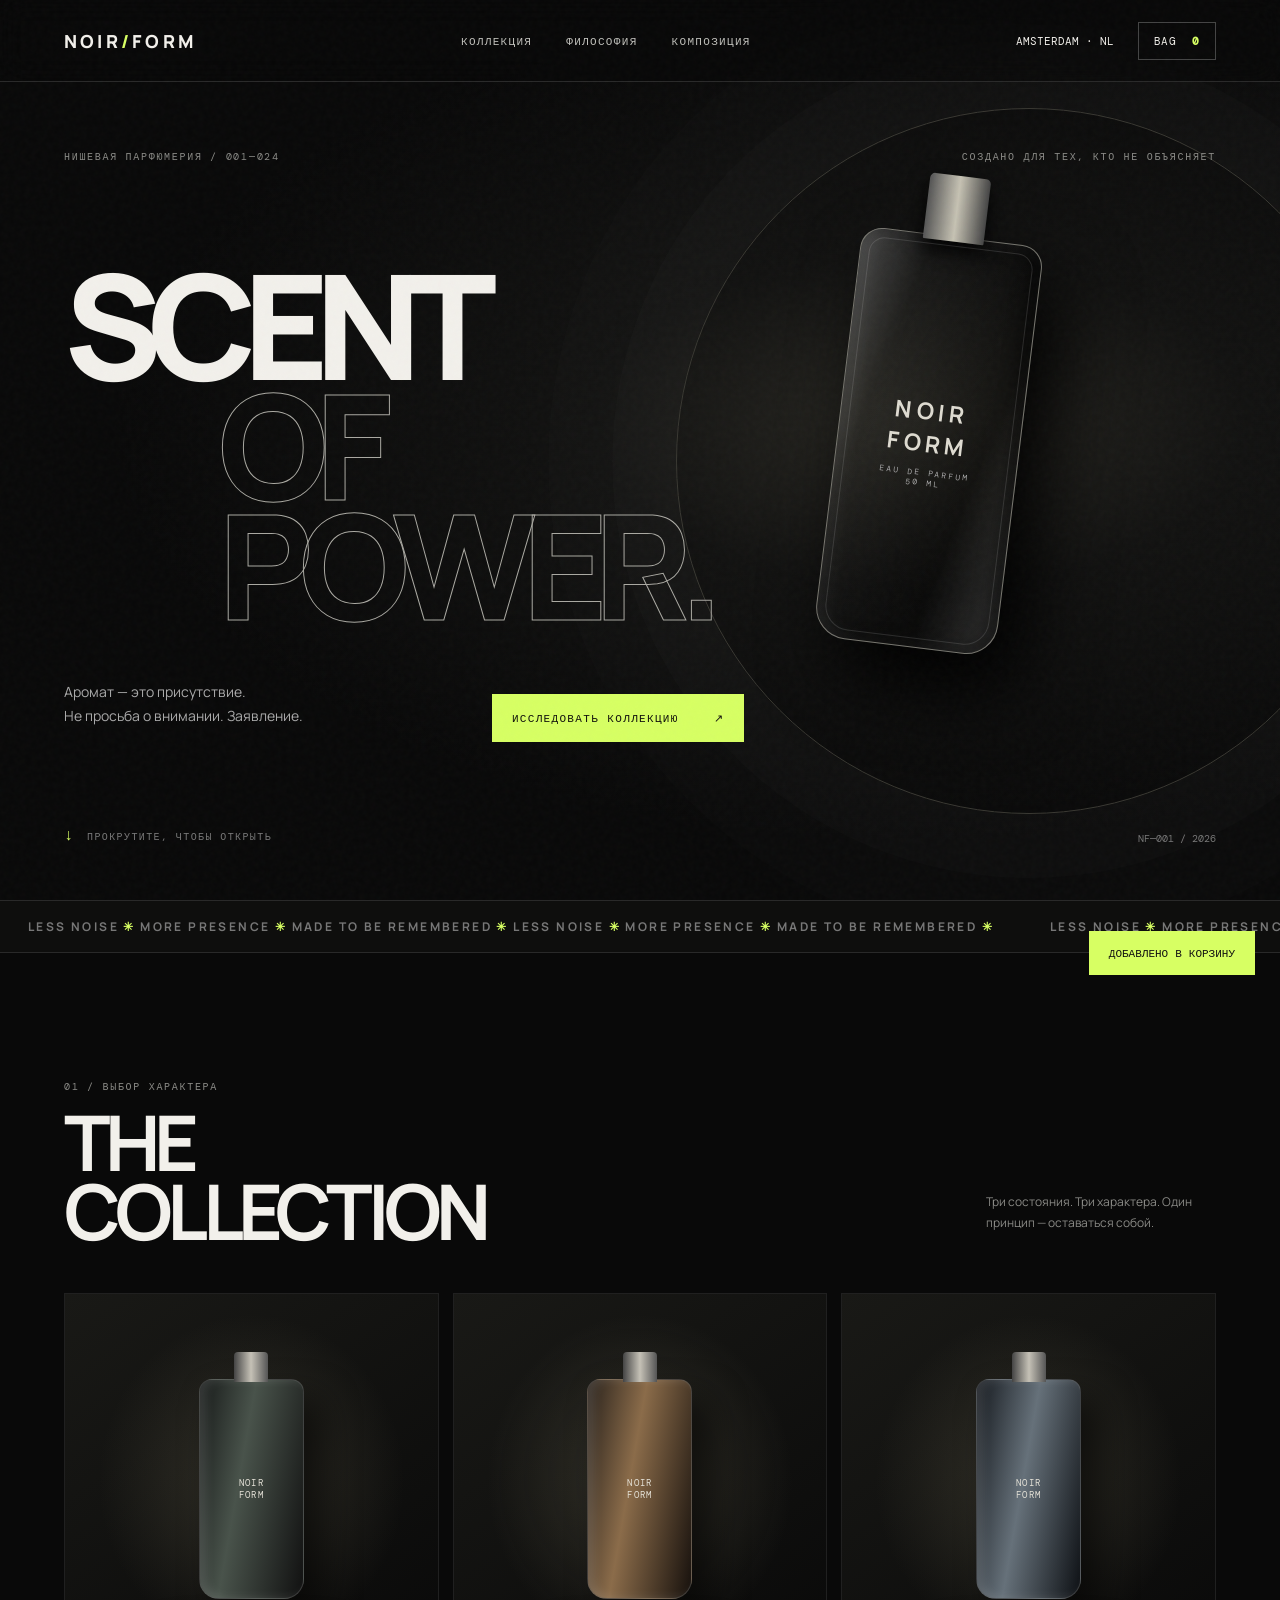
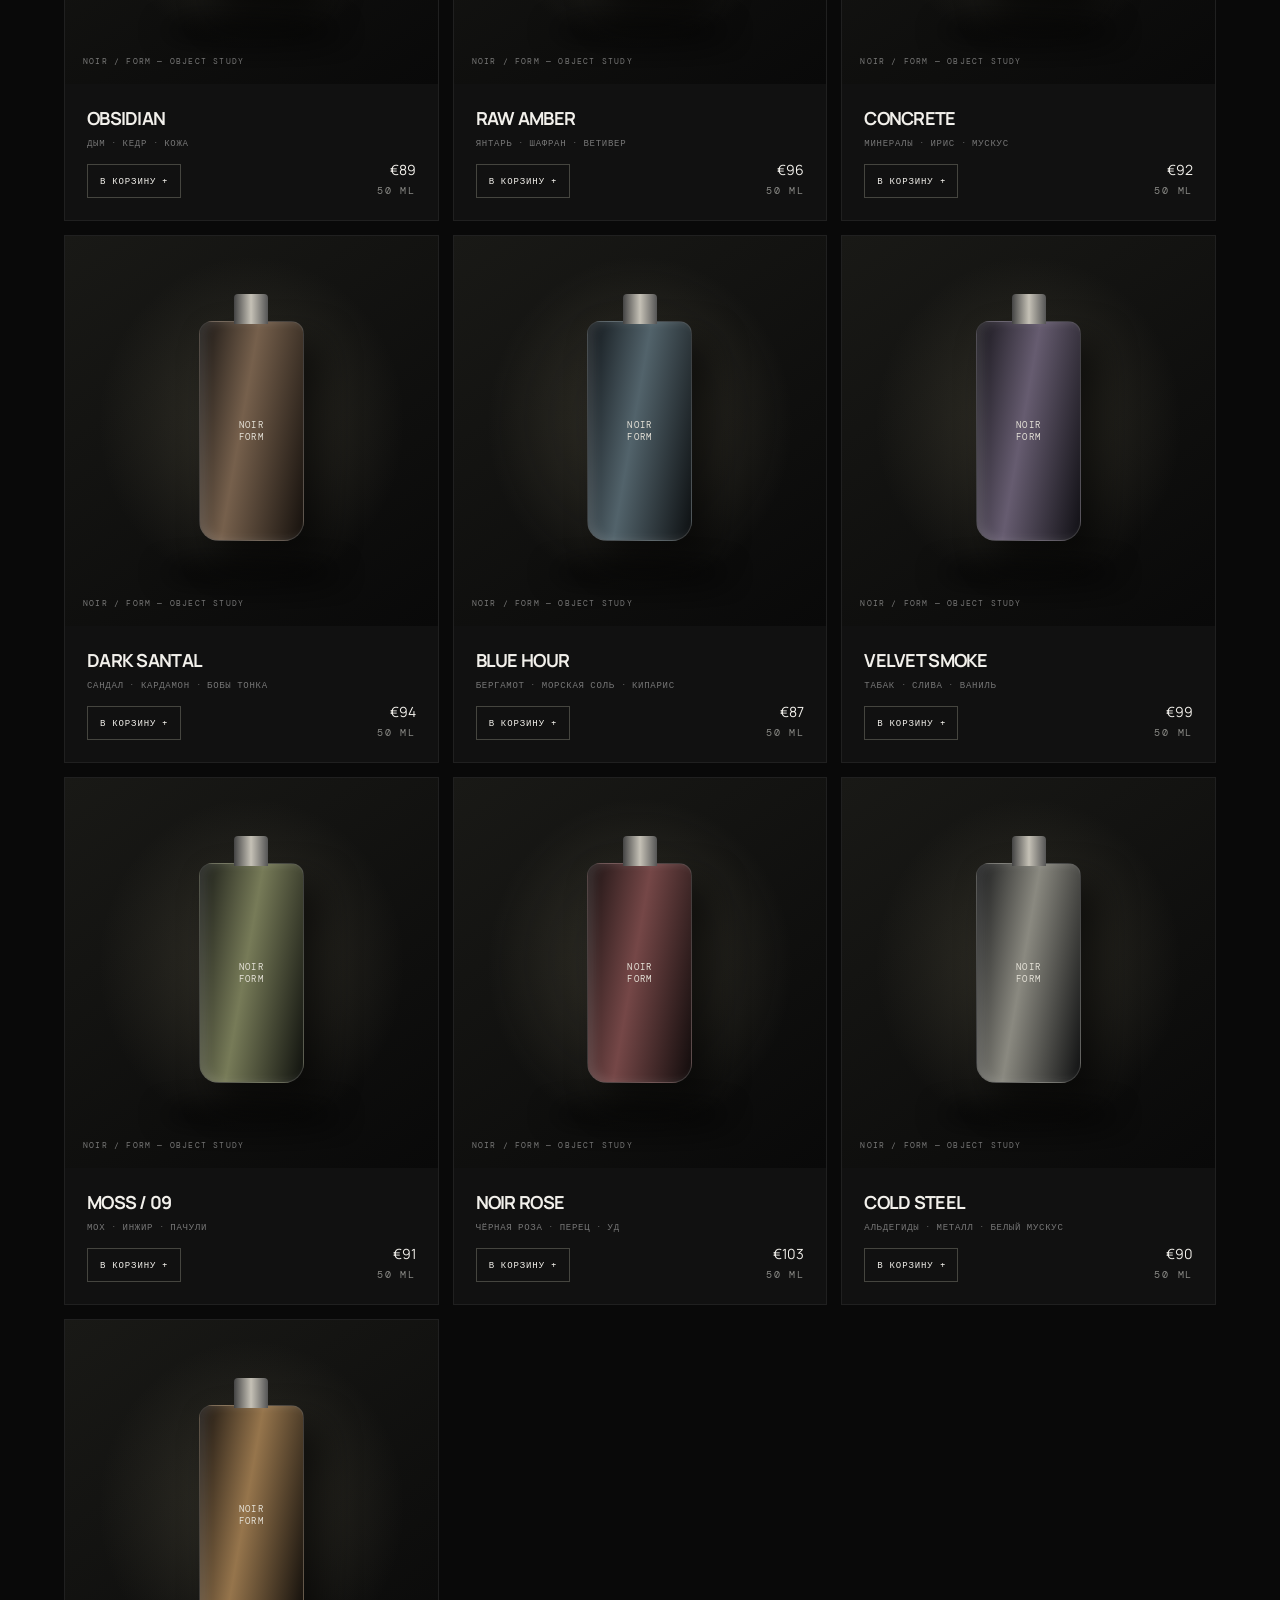
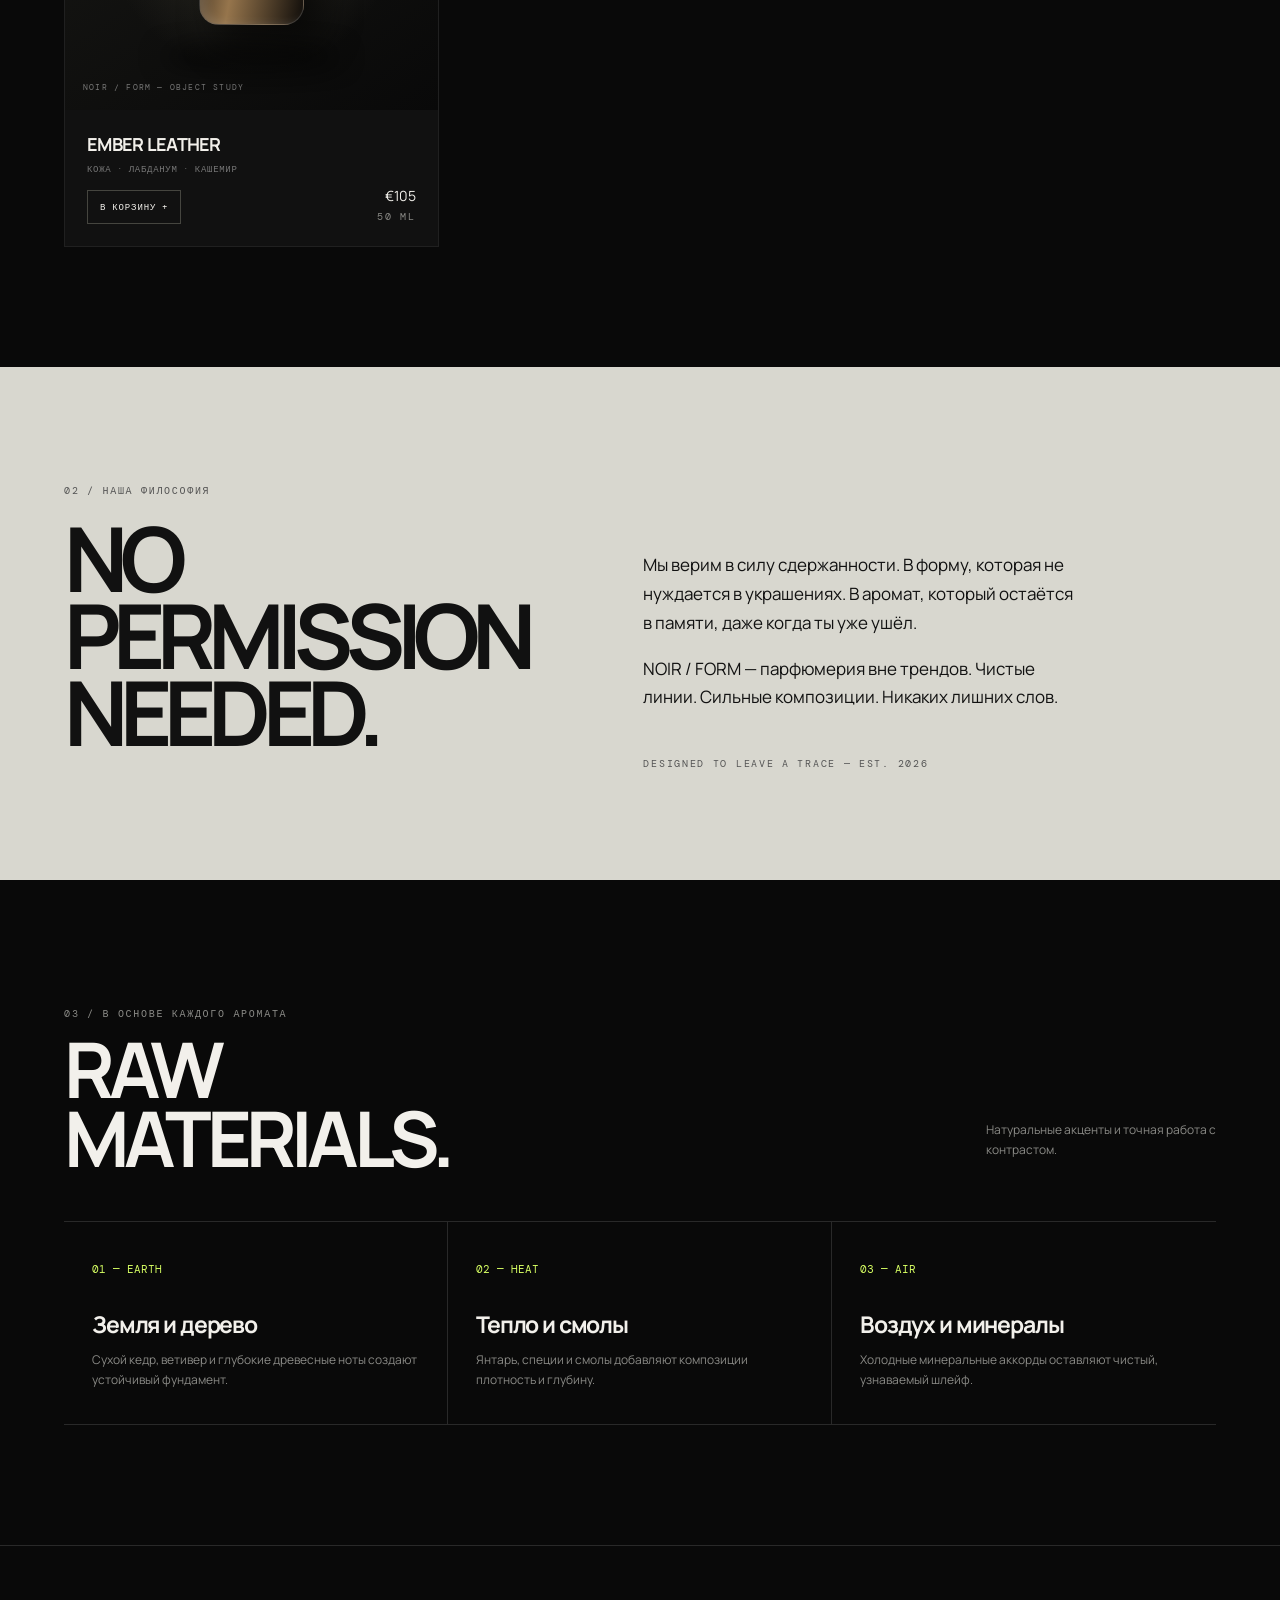
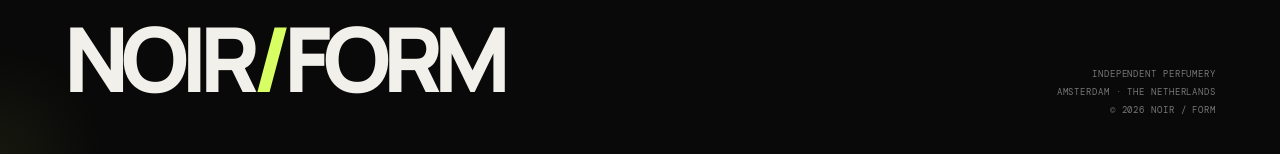
<file: public/sites/noir-form/index.html>
<!DOCTYPE html>
<html lang="ru">
<head>
<meta charset="UTF-8">
<meta name="viewport" content="width=device-width, initial-scale=1.0">
<meta name="theme-color" content="#090909">
<title>NOIR / FORM — Парфюмерия характера</title>
<style>
@import url('https://fonts.googleapis.com/css2?family=DM+Mono:wght@400;500&family=Manrope:wght@400;500;600;700;800&display=swap');
:root{--bg:#090909;--panel:#111;--line:#292929;--muted:#8a8a86;--white:#f2f0eb;--acid:#d7ff63}
*{box-sizing:border-box}html{scroll-behavior:smooth}body{margin:0;background:var(--bg);color:var(--white);font-family:Manrope,Arial,sans-serif;overflow-x:hidden}a{color:inherit;text-decoration:none}button{font:inherit;cursor:pointer}
.noise{position:fixed;inset:0;pointer-events:none;z-index:10;opacity:.045;background-image:url("data:image/svg+xml,%3Csvg viewBox='0 0 180 180' xmlns='http://www.w3.org/2000/svg'%3E%3Cfilter id='n'%3E%3CfeTurbulence type='fractalNoise' baseFrequency='.9' numOctaves='3' stitchTiles='stitch'/%3E%3C/filter%3E%3Crect width='100%25' height='100%25' filter='url(%23n)' opacity='.6'/%3E%3C/svg%3E")}
header{height:82px;padding:0 5vw;display:flex;align-items:center;justify-content:space-between;border-bottom:1px solid var(--line);position:absolute;top:0;width:100%;z-index:5;background:rgba(9,9,9,.55);backdrop-filter:blur(14px)}
.logo{font-size:18px;font-weight:800;letter-spacing:.18em}.logo span{color:var(--acid)}nav{display:flex;gap:34px;font:11px 'DM Mono',monospace;text-transform:uppercase;letter-spacing:.12em;color:#c0c0bb}nav a{transition:color .25s}nav a:hover{color:var(--acid)}.header-right{display:flex;align-items:center;gap:24px;font:11px 'DM Mono',monospace;text-transform:uppercase}.cart{border:1px solid #444;padding:11px 15px;background:none;color:var(--white);letter-spacing:.08em}.cart b{color:var(--acid);margin-left:7px}
.hero{min-height:780px;height:100vh;max-height:1000px;padding:150px 5vw 55px;position:relative;display:flex;flex-direction:column;justify-content:space-between;overflow:hidden;background:radial-gradient(ellipse at 72% 47%,#282722 0%,#121211 25%,#090909 62%)}
.hero:after{content:"";position:absolute;width:55vw;height:55vw;border:1px solid #393832;border-radius:50%;right:-8vw;top:12%;box-shadow:0 0 0 5vw rgba(255,255,255,.012),0 0 0 10vw rgba(255,255,255,.009)}
.hero-top{display:flex;justify-content:space-between;position:relative;z-index:2}.eyebrow,.mono{font:10px 'DM Mono',monospace;letter-spacing:.17em;text-transform:uppercase;color:var(--muted)}.hero-copy{position:relative;z-index:2;max-width:790px;margin-top:20px}.hero h1{font-size:clamp(68px,11.4vw,172px);line-height:.82;letter-spacing:-.095em;margin:0;font-weight:800;text-transform:uppercase}.hero h1 span{display:block;color:transparent;-webkit-text-stroke:1px #aaa9a2;margin-left:12vw}.hero-sub{display:flex;align-items:flex-end;justify-content:space-between;margin-top:42px;max-width:680px}.hero-sub p{font-size:14px;line-height:1.7;color:#aaa;max-width:270px}.cta{display:inline-flex;align-items:center;gap:35px;padding:17px 20px;background:var(--acid);color:#10110b;font:11px 'DM Mono',monospace;letter-spacing:.12em;text-transform:uppercase;border:0;transition:transform .25s,background .25s}.cta:hover{transform:translateY(-4px);background:#e6ff9d}.hero-product{position:absolute;z-index:1;right:12%;top:18%;width:min(31vw,430px);height:62%;display:grid;place-items:center;animation:float 7s ease-in-out infinite}.bottle{position:relative;width:46%;height:74%;min-width:145px;border:1px solid #77766f;border-radius:22px 22px 32px 32px;background:linear-gradient(105deg,rgba(255,255,255,.23),rgba(255,255,255,.025) 25%,rgba(0,0,0,.4) 70%,rgba(255,255,255,.14));box-shadow:25px 35px 75px #000, inset 8px 0 18px #ffffff12,inset -8px 0 18px #0009;transform:rotate(7deg);display:flex;align-items:center;justify-content:center}.bottle:before{content:"";position:absolute;top:-15%;width:34%;height:16%;background:linear-gradient(90deg,#555,#c6c2b3,#444);border-radius:5px 5px 1px 1px;box-shadow:0 8px 20px #000}.bottle:after{content:"";position:absolute;inset:8px;border:1px solid #ffffff20;border-radius:16px 16px 25px 25px}.bottle-label{text-align:center;z-index:1;color:#dedbd1}.bottle-label strong{display:block;font-size:clamp(13px,2vw,23px);letter-spacing:.2em}.bottle-label small{display:block;font:8px 'DM Mono',monospace;letter-spacing:.25em;margin-top:9px;color:#aaa}.hero-bottom{position:relative;z-index:2;display:flex;justify-content:space-between;align-items:end}.scroll{font:10px 'DM Mono',monospace;letter-spacing:.14em;color:#777}.scroll:before{content:"↓";color:var(--acid);margin-right:12px;font-size:16px}.hero-index{font:10px 'DM Mono',monospace;color:#777}
.marquee{border-top:1px solid var(--line);border-bottom:1px solid var(--line);overflow:hidden;padding:17px 0;background:#0e0e0d}.marquee-track{display:flex;white-space:nowrap;animation:marquee 25s linear infinite;font-size:12px;font-weight:700;letter-spacing:.2em;color:#777}.marquee-track span{padding:0 28px}.marquee-track i{font-style:normal;color:var(--acid)}
section{padding:120px 5vw}.section-head{display:flex;justify-content:space-between;align-items:end;margin-bottom:48px}.section-head h2{font-size:clamp(38px,6vw,82px);letter-spacing:-.075em;line-height:.9;margin:12px 0 0;text-transform:uppercase}.section-head p{font-size:12px;line-height:1.7;color:var(--muted);max-width:230px}
.products{display:grid;grid-template-columns:repeat(3,1fr);gap:14px}.product{background:var(--panel);border:1px solid #202020;position:relative;min-width:0;transition:border-color .3s,transform .3s;overflow:hidden}.product:hover{border-color:#68685d;transform:translateY(-5px)}.product-visual{height:390px;display:grid;place-items:center;position:relative;background:radial-gradient(ellipse at 50% 60%,#292923,#151514 55%,#101010)}.product-visual:after{content:"";position:absolute;bottom:12%;width:48%;height:13px;border-radius:50%;background:#000;filter:blur(13px)}.mini-bottle{width:105px;height:220px;border-radius:13px 13px 20px 20px;position:relative;z-index:1;display:grid;place-items:center;box-shadow:18px 20px 35px #0009,inset 6px 0 10px #ffffff20;border:1px solid #7776}.mini-bottle:before{content:"";position:absolute;top:-28px;width:34px;height:30px;background:linear-gradient(90deg,#444,#c5c1b6,#555);border-radius:4px 4px 0 0}.mini-bottle span{font:9px 'DM Mono',monospace;letter-spacing:.15em;text-align:center;color:#e5e2d8}.b1{background:linear-gradient(100deg,#171a19,#49534b 40%,#111)}.b2{background:linear-gradient(100deg,#29221c,#8b6c4a 42%,#17110d)}.b3{background:linear-gradient(100deg,#15191e,#66717a 45%,#0e1115)}.product-tag{position:absolute;top:17px;left:17px;font:9px 'DM Mono',monospace;letter-spacing:.12em;color:var(--acid)}.product-info{padding:22px;display:flex;justify-content:space-between;align-items:end}.product-info h3{font-size:18px;letter-spacing:-.04em;margin:0 0 7px}.product-info p{font:9px 'DM Mono',monospace;color:#777;margin:0;letter-spacing:.08em}.price{text-align:right;font-size:14px}.add{margin-top:15px;background:none;border:1px solid #45453f;color:var(--white);padding:10px 12px;font:9px 'DM Mono',monospace;letter-spacing:.1em;text-transform:uppercase;transition:.2s}.add:hover{background:var(--acid);color:#111;border-color:var(--acid)}
.manifesto{padding:110px 5vw;background:#d8d7cf;color:#111;display:grid;grid-template-columns:1fr 1.2fr;gap:8vw}.manifesto .eyebrow{color:#555}.manifesto h2{font-size:clamp(45px,7vw,100px);line-height:.86;letter-spacing:-.09em;text-transform:uppercase;margin:20px 0}.manifesto-copy{align-self:end;max-width:430px}.manifesto-copy p{font-size:17px;line-height:1.7}.manifesto-copy .mono{color:#555;margin-top:45px}
.notes{display:grid;grid-template-columns:repeat(3,1fr);border-top:1px solid var(--line);border-bottom:1px solid var(--line)}.note{padding:34px 28px;border-right:1px solid var(--line)}.note:last-child{border:0}.note strong{font:11px 'DM Mono',monospace;color:var(--acid)}.note h3{font-size:23px;letter-spacing:-.05em;margin:30px 0 10px}.note p{font-size:12px;color:var(--muted);line-height:1.7;margin:0}
footer{padding:50px 5vw 35px;border-top:1px solid var(--line);display:flex;justify-content:space-between;align-items:end}.footer-logo{font-size:clamp(36px,7vw,90px);font-weight:800;letter-spacing:-.09em}.footer-meta{font:9px 'DM Mono',monospace;color:#777;line-height:2;text-align:right;letter-spacing:.1em}
.reveal{opacity:0;transform:translateY(28px);transition:opacity .8s ease,transform .8s cubic-bezier(.2,.7,.2,1)}.reveal.visible{opacity:1;transform:none}
.toast{position:fixed;bottom:25px;right:25px;background:var(--acid);color:#111;padding:15px 20px;font:11px 'DM Mono',monospace;z-index:20;transform:translateY(100px);transition:transform .35s}.toast.show{transform:translateY(0)}
@keyframes float{0%,100%{transform:translateY(0) rotate(0)}50%{transform:translateY(-18px) rotate(2deg)}}@keyframes marquee{to{transform:translateX(-50%)}}

/* EXTRA MOTION + PRODUCT PAGES + CHECKOUT */
html{scroll-padding-top:90px}
body{cursor:default}
header{position:fixed;transition:background .35s,border-color .35s}
header.scrolled{background:rgba(8,8,8,.92);border-color:#444}
.hero-copy,.hero-top,.hero-bottom{animation:riseIn 1s both}
.hero-top{animation-delay:.12s}.hero-copy{animation-delay:.28s}.hero-bottom{animation-delay:.5s}
.hero:after{animation:ringPulse 9s ease-in-out infinite alternate}
.hero-product{transition:transform .25s ease-out;will-change:transform}
.product-visual{cursor:pointer}
.product-visual:before{content:"ОТКРЫТЬ АРОМАТ ↗";position:absolute;z-index:3;bottom:18px;right:18px;font:9px 'DM Mono',monospace;letter-spacing:.12em;color:var(--acid);opacity:0;transform:translateY(8px);transition:.35s}
.product:hover .product-visual:before{opacity:1;transform:translateY(0)}
.product-visual .mini-bottle{transition:transform .65s cubic-bezier(.2,.8,.2,1),filter .5s}
.product:hover .mini-bottle{transform:translateY(-13px) rotate(-5deg) scale(1.06);filter:drop-shadow(0 20px 25px #000)}
.product{transform-style:preserve-3d}
.product-info h3{transition:letter-spacing .3s}
.product:hover .product-info h3{letter-spacing:.04em}
.add,.cta,.cart{position:relative;overflow:hidden}
.add:after,.cta:after{content:"";position:absolute;inset:0;background:linear-gradient(110deg,transparent 25%,#ffffff55 50%,transparent 75%);transform:translateX(-120%);transition:transform .65s}
.add:hover:after,.cta:hover:after{transform:translateX(120%)}
.detail-page{display:none;min-height:80vh;padding:125px 5vw 100px;background:radial-gradient(ellipse at 25% 45%,#25251f,#090909 65%);border-top:1px solid var(--line)}
.detail-page.open{display:block;animation:detailIn .65s cubic-bezier(.2,.8,.2,1) both}
.detail-back{display:inline-block;border:1px solid #444;background:transparent;color:#aaa;padding:12px 16px;font:10px 'DM Mono',monospace;letter-spacing:.12em;text-transform:uppercase;margin-bottom:45px}
.detail-grid{display:grid;grid-template-columns:1fr 1fr;gap:8vw;align-items:center}
.detail-art{min-height:480px;display:grid;place-items:center;position:relative;background:radial-gradient(ellipse,#34342d 0%,#171715 48%,transparent 72%)}
.detail-art:after{content:"";position:absolute;width:65%;height:18px;bottom:17%;background:#000;border-radius:50%;filter:blur(18px)}
.detail-art .mini-bottle{transform:scale(1.6);z-index:1;transition:transform .8s}
.detail-page.open .detail-art .mini-bottle{animation:detailBottle 1s .2s both}
.detail-copy .eyebrow{color:var(--acid)}
.detail-copy h2{font-size:clamp(55px,8vw,112px);line-height:.85;letter-spacing:-.09em;margin:22px 0;text-transform:uppercase}
.detail-copy .detail-description{color:#aaa;line-height:1.9;font-size:14px;max-width:480px}
.detail-specs{display:grid;grid-template-columns:repeat(3,1fr);gap:12px;border-top:1px solid #37372f;border-bottom:1px solid #37372f;padding:20px 0;margin:28px 0}
.detail-specs strong{display:block;font:9px 'DM Mono',monospace;color:var(--acid);letter-spacing:.12em;margin-bottom:9px}
.detail-specs span{font-size:11px;color:#aaa}
.detail-buy{display:flex;align-items:center;gap:25px;flex-wrap:wrap}
.detail-price{font-size:25px}
.cart-overlay{position:fixed;inset:0;background:#000a;z-index:30;opacity:0;visibility:hidden;transition:.35s}
.cart-overlay.open{opacity:1;visibility:visible}
.cart-panel{position:absolute;right:0;top:0;height:100%;width:min(500px,100%);background:#111;padding:32px;overflow:auto;transform:translateX(100%);transition:transform .45s cubic-bezier(.2,.8,.2,1);border-left:1px solid #393930}
.cart-overlay.open .cart-panel{transform:translateX(0)}
.cart-head{display:flex;justify-content:space-between;align-items:center;border-bottom:1px solid #333;padding-bottom:20px}
.cart-head h2{font-size:27px;letter-spacing:-.06em;margin:0}
.close-cart{background:none;border:1px solid #444;color:#eee;padding:9px 12px}
.cart-items{padding:15px 0}
.cart-row{display:grid;grid-template-columns:1fr auto;gap:12px;padding:16px 0;border-bottom:1px solid #292929}
.cart-row strong{font-size:13px}.cart-row small{display:block;color:#888;font:10px 'DM Mono',monospace;margin-top:6px}
.cart-row button{background:none;border:0;color:var(--acid);font-size:12px}
.cart-total{display:flex;justify-content:space-between;padding:18px 0;font-size:16px;border-top:1px solid #444}
.checkout-form{margin-top:20px}
.checkout-form h3{font-size:17px;margin:0 0 18px}
.checkout-form label{display:block;font:9px 'DM Mono',monospace;letter-spacing:.12em;color:#999;margin:13px 0 7px}
.checkout-form input,.checkout-form textarea,.checkout-form select{width:100%;background:#191919;border:1px solid #383838;color:#f2f0eb;padding:13px 14px;font:12px Manrope,sans-serif;outline:none;border-radius:0}
.checkout-form input:focus,.checkout-form textarea:focus{border-color:var(--acid)}
.checkout-form .cta{width:100%;justify-content:space-between;margin-top:20px}
.checkout-note{font-size:10px;color:#777;line-height:1.6;margin-top:14px}
.empty-cart{padding:30px 0;color:#888;font-size:13px;line-height:1.8}
.success-message{display:none;padding:25px 0;color:var(--acid);line-height:1.8}
.success-message.show{display:block;animation:riseIn .5s both}
.progress-line{position:fixed;top:0;left:0;height:2px;width:0;background:var(--acid);z-index:50}
.cursor-glow{position:fixed;width:220px;height:220px;border-radius:50%;pointer-events:none;z-index:0;background:radial-gradient(circle,#d7ff6310,transparent 70%);transform:translate(-50%,-50%)}
@keyframes riseIn{from{opacity:0;transform:translateY(24px)}to{opacity:1;transform:translateY(0)}}
@keyframes ringPulse{from{transform:scale(.94);opacity:.5}to{transform:scale(1.06);opacity:1}}
@keyframes detailIn{from{opacity:0;transform:translateY(35px);filter:blur(5px)}to{opacity:1;transform:none;filter:blur(0)}}
@keyframes detailBottle{from{opacity:0;transform:translateY(35px) scale(1.35) rotate(-8deg)}to{opacity:1;transform:translateY(0) scale(1.6) rotate(0)}}
@media(max-width:800px){.detail-grid{grid-template-columns:1fr;gap:35px}.detail-art{min-height:340px}.detail-copy h2{font-size:68px}.detail-page{padding-top:105px}.detail-art .mini-bottle{transform:scale(1.25)}@keyframes detailBottle{from{opacity:0;transform:translateY(25px) scale(1.1)}to{opacity:1;transform:translateY(0) scale(1.25)}}}
@media(prefers-reduced-motion:reduce){*,*:before,*:after{animation-duration:.01ms!important;animation-iteration-count:1!important;scroll-behavior:auto!important;transition-duration:.01ms!important}}

@media(max-width:800px){header{height:68px;padding:0 5vw}nav{display:none}.hero{min-height:760px;height:92vh;padding-top:120px}.hero-product{right:4%;top:22%;width:52vw;height:48%;opacity:.8}.hero-copy{margin-top:80px}.hero h1{font-size:clamp(65px,15vw,115px)}.hero-sub{display:block;margin-top:30px}.hero-sub p{max-width:240px}.hero-sub .cta{margin-top:10px}.section-head{display:block}.section-head p{margin-top:25px}.products{grid-template-columns:1fr 1fr}.product-visual{height:290px}.manifesto{grid-template-columns:1fr;gap:25px}.manifesto-copy{margin-left:15vw}.notes{grid-template-columns:1fr}.note{border-right:0;border-bottom:1px solid var(--line)}.note:last-child{border-bottom:0}footer{align-items:start;gap:25px;flex-direction:column}.footer-meta{text-align:left}}
@media(max-width:480px){.header-right .location{display:none}.hero{min-height:700px}.hero-product{top:25%;right:-5%;width:62vw;height:42%;opacity:.65}.hero h1{font-size:17vw}.hero-sub p{font-size:12px}.products{grid-template-columns:1fr}.product-visual{height:340px}.section-head h2{font-size:52px}section{padding:85px 5vw}.manifesto{padding:85px 5vw}.manifesto-copy{margin-left:0}.hero-bottom{font-size:9px}}

.product-visual{min-height:350px}
.b4{background:linear-gradient(100deg,#171412,#76604c 42%,#16110d)}
.b5{background:linear-gradient(100deg,#101519,#52636b 45%,#0d1012)}
.b6{background:linear-gradient(100deg,#17151b,#665c70 45%,#111015)}
.b7{background:linear-gradient(100deg,#171915,#777b58 45%,#10120e)}
.b8{background:linear-gradient(100deg,#1b1212,#754747 45%,#120c0c)}
.b9{background:linear-gradient(100deg,#171819,#8a8980 45%,#101112)}
.b10{background:linear-gradient(100deg,#17120e,#96754c 45%,#100d0a)}
.detail-extra{border-top:1px solid #37372f;margin:0 0 28px;padding-top:20px;max-width:500px}
.detail-extra strong{display:block;color:var(--acid);font:9px 'DM Mono',monospace;letter-spacing:.14em;margin:0 0 9px}
.detail-extra p{font-size:12px;line-height:1.8;color:#aaa;margin:0 0 16px}
@media(min-width:1100px){.products{grid-template-columns:repeat(3,minmax(0,1fr))}}


/* Animated perfume image galleries */
.product-visual{overflow:hidden;isolation:isolate}
.product-gallery{position:absolute;inset:0;overflow:hidden}
.product-shot{position:absolute;inset:0;display:grid;place-items:center;opacity:0;transform:scale(1.08);transition:opacity .8s ease,transform 1.5s cubic-bezier(.2,.7,.2,1);pointer-events:none}
.product-shot.active{opacity:1;transform:scale(1)}
.product-shot:nth-child(1){background:radial-gradient(ellipse at 50% 48%,#77715a55,transparent 58%),linear-gradient(145deg,#191916,#090909)}
.product-shot:nth-child(2){background:radial-gradient(ellipse at 50% 55%,#a79b8055,transparent 55%),linear-gradient(25deg,#27241e,#090909 70%)}
.product-shot:nth-child(3){background:radial-gradient(ellipse at 55% 42%,#d4d0b522,transparent 50%),linear-gradient(160deg,#30302b,#111 65%)}
.product-shot .mini-bottle{z-index:1;transition:transform 1.2s ease,filter 1.2s ease}
.product-shot:nth-child(2) .mini-bottle{transform:translateX(-8px) rotate(-7deg) scale(.92);filter:brightness(1.2)}
.product-shot:nth-child(3) .mini-bottle{transform:translateY(12px) rotate(5deg) scale(1.08);filter:contrast(1.15) brightness(.88)}
.product-shot:after{content:"NOIR / FORM — OBJECT STUDY";position:absolute;left:18px;bottom:18px;font:8px 'DM Mono',monospace;letter-spacing:.15em;color:#ffffff70}
.product-visual:before{z-index:5}
.detail-art{overflow:hidden}
.detail-gallery{position:absolute;inset:0;overflow:hidden}
.detail-gallery .product-shot{pointer-events:none}
.detail-gallery .product-shot:after{content:"NOIR / FORM · 50 ML";font-size:9px;bottom:25px}
.gallery-controls{position:absolute;z-index:6;left:50%;bottom:18px;transform:translateX(-50%);display:flex;align-items:center;gap:9px}
.gallery-dot{width:7px;height:7px;border-radius:50%;padding:0;border:1px solid #aaa;background:transparent;cursor:pointer;transition:.25s}
.gallery-dot.active{width:23px;border-radius:9px;background:var(--acid);border-color:var(--acid)}
.gallery-arrow{position:absolute;z-index:7;top:50%;transform:translateY(-50%);border:1px solid #ffffff40;background:#08080866;color:#fff;width:36px;height:36px;cursor:pointer;font-size:17px;transition:.25s}
.gallery-arrow:hover{background:var(--acid);color:#111;border-color:var(--acid)}
.gallery-arrow.prev{left:15px}.gallery-arrow.next{right:15px}
@media(hover:hover){.product-visual:hover .product-shot.active .mini-bottle{transform:translateY(-10px) rotate(-3deg) scale(1.07)}}
@media(prefers-reduced-motion:reduce){.product-shot,.product-shot .mini-bottle{transition:none!important}}

</style>
</head>
<body>
<div class="noise"></div>
<header>
  <a class="logo" href="#">NOIR<span>/</span>FORM</a>
  <nav><a href="#collection">Коллекция</a><a href="#philosophy">Философия</a><a href="#notes">Композиция</a></nav>
  <div class="header-right"><span class="location">AMSTERDAM · NL</span><button class="cart" id="cartBtn">BAG <b id="count">0</b></button></div>
</header>
<main>
<section class="hero">
  <div class="hero-top"><span class="eyebrow">Нишевая парфюмерия / 001—024</span><span class="eyebrow">Создано для тех, кто не объясняет</span></div>
  <div class="hero-copy">
    <h1>SCENT<br><span>OF POWER.</span></h1>
    <div class="hero-sub"><p>Аромат — это присутствие.<br>Не просьба о внимании. Заявление.</p><a class="cta" href="#collection">Исследовать коллекцию <span>↗</span></a></div>
  </div>
  <div class="hero-product"><div class="bottle"><div class="bottle-label"><strong>NOIR<br>FORM</strong><small>EAU DE PARFUM<br>50 ML</small></div></div></div>
  <div class="hero-bottom"><span class="scroll">ПРОКРУТИТЕ, ЧТОБЫ ОТКРЫТЬ</span><span class="hero-index">NF—001 / 2026</span></div>
</section>
<div class="marquee"><div class="marquee-track"><span>LESS NOISE <i>✳</i> MORE PRESENCE <i>✳</i> MADE TO BE REMEMBERED <i>✳</i> LESS NOISE <i>✳</i> MORE PRESENCE <i>✳</i> MADE TO BE REMEMBERED <i>✳</i></span><span>LESS NOISE <i>✳</i> MORE PRESENCE <i>✳</i> MADE TO BE REMEMBERED <i>✳</i> LESS NOISE <i>✳</i> MORE PRESENCE <i>✳</i> MADE TO BE REMEMBERED <i>✳</i></span></div></div>
<section id="collection">
  <div class="section-head reveal"><div><span class="eyebrow">01 / Выбор характера</span><h2>THE<br>COLLECTION</h2></div><p>Три состояния. Три характера. Один принцип — оставаться собой.</p></div>
  <div class="products">
    <article class="product reveal"><div class="product-visual" role="button" tabindex="0" data-detail="obsidian" aria-label="Подробнее об аромате OBSIDIAN"><span class="product-tag">NF—001 / SIGNATURE</span><div class="product-gallery" data-gallery="obsidian"><div class="product-shot active"><div class="mini-bottle b1"><span>NOIR<br>FORM</span></div></div><div class="product-shot"><div class="mini-bottle b1"><span>NOIR<br>FORM</span></div></div><div class="product-shot"><div class="mini-bottle b1"><span>NOIR<br>FORM</span></div></div></div></div><div class="product-info"><div><h3>OBSIDIAN</h3><p>ДЫМ · КЕДР · КОЖА</p><button class="add" data-name="OBSIDIAN">В корзину +</button></div><div class="price">€89<br><span class="mono">50 ML</span></div></div></article>
    <article class="product reveal"><div class="product-visual" role="button" tabindex="0" data-detail="amber" aria-label="Подробнее об аромате RAW AMBER"><span class="product-tag">NF—002 / INTENSE</span><div class="product-gallery" data-gallery="amber"><div class="product-shot active"><div class="mini-bottle b2"><span>NOIR<br>FORM</span></div></div><div class="product-shot"><div class="mini-bottle b2"><span>NOIR<br>FORM</span></div></div><div class="product-shot"><div class="mini-bottle b2"><span>NOIR<br>FORM</span></div></div></div></div><div class="product-info"><div><h3>RAW AMBER</h3><p>ЯНТАРЬ · ШАФРАН · ВЕТИВЕР</p><button class="add" data-name="RAW AMBER">В корзину +</button></div><div class="price">€96<br><span class="mono">50 ML</span></div></div></article>
    <article class="product reveal"><div class="product-visual" role="button" tabindex="0" data-detail="concrete" aria-label="Подробнее об аромате CONCRETE"><span class="product-tag">NF—003 / PURE</span><div class="product-gallery" data-gallery="concrete"><div class="product-shot active"><div class="mini-bottle b3"><span>NOIR<br>FORM</span></div></div><div class="product-shot"><div class="mini-bottle b3"><span>NOIR<br>FORM</span></div></div><div class="product-shot"><div class="mini-bottle b3"><span>NOIR<br>FORM</span></div></div></div></div><div class="product-info"><div><h3>CONCRETE</h3><p>МИНЕРАЛЫ · ИРИС · МУСКУС</p><button class="add" data-name="CONCRETE">В корзину +</button></div><div class="price">€92<br><span class="mono">50 ML</span></div></div></article>
    <article class="product reveal"><div class="product-visual" role="button" tabindex="0" data-detail="santal" aria-label="Подробнее об аромате DARK SANTAL"><span class="product-tag">NF—004 / WOOD</span><div class="product-gallery" data-gallery="santal"><div class="product-shot active"><div class="mini-bottle b4"><span>NOIR<br>FORM</span></div></div><div class="product-shot"><div class="mini-bottle b4"><span>NOIR<br>FORM</span></div></div><div class="product-shot"><div class="mini-bottle b4"><span>NOIR<br>FORM</span></div></div></div></div><div class="product-info"><div><h3>DARK SANTAL</h3><p>САНДАЛ · КАРДАМОН · БОБЫ ТОНКА</p><button class="add" data-name="DARK SANTAL">В корзину +</button></div><div class="price">€94<br><span class="mono">50 ML</span></div></div></article>
    <article class="product reveal"><div class="product-visual" role="button" tabindex="0" data-detail="bluehour" aria-label="Подробнее об аромате BLUE HOUR"><span class="product-tag">NF—005 / FRESH</span><div class="product-gallery" data-gallery="bluehour"><div class="product-shot active"><div class="mini-bottle b5"><span>NOIR<br>FORM</span></div></div><div class="product-shot"><div class="mini-bottle b5"><span>NOIR<br>FORM</span></div></div><div class="product-shot"><div class="mini-bottle b5"><span>NOIR<br>FORM</span></div></div></div></div><div class="product-info"><div><h3>BLUE HOUR</h3><p>БЕРГАМОТ · МОРСКАЯ СОЛЬ · КИПАРИС</p><button class="add" data-name="BLUE HOUR">В корзину +</button></div><div class="price">€87<br><span class="mono">50 ML</span></div></div></article>
    <article class="product reveal"><div class="product-visual" role="button" tabindex="0" data-detail="velvet" aria-label="Подробнее об аромате VELVET SMOKE"><span class="product-tag">NF—006 / NIGHT</span><div class="product-gallery" data-gallery="velvet"><div class="product-shot active"><div class="mini-bottle b6"><span>NOIR<br>FORM</span></div></div><div class="product-shot"><div class="mini-bottle b6"><span>NOIR<br>FORM</span></div></div><div class="product-shot"><div class="mini-bottle b6"><span>NOIR<br>FORM</span></div></div></div></div><div class="product-info"><div><h3>VELVET SMOKE</h3><p>ТАБАК · СЛИВА · ВАНИЛЬ</p><button class="add" data-name="VELVET SMOKE">В корзину +</button></div><div class="price">€99<br><span class="mono">50 ML</span></div></div></article>
    <article class="product reveal"><div class="product-visual" role="button" tabindex="0" data-detail="moss" aria-label="Подробнее об аромате MOSS / 09"><span class="product-tag">NF—007 / GREEN</span><div class="product-gallery" data-gallery="moss"><div class="product-shot active"><div class="mini-bottle b7"><span>NOIR<br>FORM</span></div></div><div class="product-shot"><div class="mini-bottle b7"><span>NOIR<br>FORM</span></div></div><div class="product-shot"><div class="mini-bottle b7"><span>NOIR<br>FORM</span></div></div></div></div><div class="product-info"><div><h3>MOSS / 09</h3><p>МОХ · ИНЖИР · ПАЧУЛИ</p><button class="add" data-name="MOSS / 09">В корзину +</button></div><div class="price">€91<br><span class="mono">50 ML</span></div></div></article>
    <article class="product reveal"><div class="product-visual" role="button" tabindex="0" data-detail="noirrose" aria-label="Подробнее об аромате NOIR ROSE"><span class="product-tag">NF—008 / DARK FLORAL</span><div class="product-gallery" data-gallery="noirrose"><div class="product-shot active"><div class="mini-bottle b8"><span>NOIR<br>FORM</span></div></div><div class="product-shot"><div class="mini-bottle b8"><span>NOIR<br>FORM</span></div></div><div class="product-shot"><div class="mini-bottle b8"><span>NOIR<br>FORM</span></div></div></div></div><div class="product-info"><div><h3>NOIR ROSE</h3><p>ЧЁРНАЯ РОЗА · ПЕРЕЦ · УД</p><button class="add" data-name="NOIR ROSE">В корзину +</button></div><div class="price">€103<br><span class="mono">50 ML</span></div></div></article>
    <article class="product reveal"><div class="product-visual" role="button" tabindex="0" data-detail="steel" aria-label="Подробнее об аромате COLD STEEL"><span class="product-tag">NF—009 / MINERAL</span><div class="product-gallery" data-gallery="steel"><div class="product-shot active"><div class="mini-bottle b9"><span>NOIR<br>FORM</span></div></div><div class="product-shot"><div class="mini-bottle b9"><span>NOIR<br>FORM</span></div></div><div class="product-shot"><div class="mini-bottle b9"><span>NOIR<br>FORM</span></div></div></div></div><div class="product-info"><div><h3>COLD STEEL</h3><p>АЛЬДЕГИДЫ · МЕТАЛЛ · БЕЛЫЙ МУСКУС</p><button class="add" data-name="COLD STEEL">В корзину +</button></div><div class="price">€90<br><span class="mono">50 ML</span></div></div></article>
    <article class="product reveal"><div class="product-visual" role="button" tabindex="0" data-detail="ember" aria-label="Подробнее об аромате EMBER LEATHER"><span class="product-tag">NF—010 / LEATHER</span><div class="product-gallery" data-gallery="ember"><div class="product-shot active"><div class="mini-bottle b10"><span>NOIR<br>FORM</span></div></div><div class="product-shot"><div class="mini-bottle b10"><span>NOIR<br>FORM</span></div></div><div class="product-shot"><div class="mini-bottle b10"><span>NOIR<br>FORM</span></div></div></div></div><div class="product-info"><div><h3>EMBER LEATHER</h3><p>КОЖА · ЛАБДАНУМ · КАШЕМИР</p><button class="add" data-name="EMBER LEATHER">В корзину +</button></div><div class="price">€105<br><span class="mono">50 ML</span></div></div></article>
  </div>
</section>

<section class="detail-page" id="productDetail" aria-live="polite">
  <button class="detail-back" id="backToCollection">← Назад к коллекции</button>
  <div class="detail-grid">
    <div class="detail-art" id="detailArt">
      <div class="detail-gallery" id="detailGallery">
        <div class="product-shot active"><div class="mini-bottle b1"><span>NOIR<br>FORM</span></div></div>
        <div class="product-shot"><div class="mini-bottle b1"><span>NOIR<br>FORM</span></div></div>
        <div class="product-shot"><div class="mini-bottle b1"><span>NOIR<br>FORM</span></div></div>
      </div>
      <button class="gallery-arrow prev" id="galleryPrev" aria-label="Предыдущее изображение">‹</button>
      <button class="gallery-arrow next" id="galleryNext" aria-label="Следующее изображение">›</button>
      <div class="gallery-controls" id="galleryDots">
        <button class="gallery-dot active" aria-label="Изображение 1"></button>
        <button class="gallery-dot" aria-label="Изображение 2"></button>
        <button class="gallery-dot" aria-label="Изображение 3"></button>
      </div>
    </div>
    <div class="detail-copy">
      <span class="eyebrow" id="detailCode">NF—001 / SIGNATURE</span>
      <h2 id="detailName">OBSIDIAN</h2>
      <p class="detail-description" id="detailDescription"></p>
      <div class="detail-specs">
        <div><strong>НОТЫ</strong><span id="detailNotes"></span></div>
        <div><strong>ХАРАКТЕР</strong><span id="detailCharacter"></span></div>
        <div><strong>ОБЪЁМ</strong><span>50 ML</span></div>
      </div>
      <div class="detail-extra">
        <strong>КАК РАСКРЫВАЕТСЯ АРОМАТ</strong>
        <p id="detailPyramid"></p>
        <strong>НАСТРОЕНИЕ И СЛУЧАЙ</strong>
        <p id="detailOccasion"></p>
        <strong>СТОЙКОСТЬ И ШЛЕЙФ</strong>
        <p id="detailPerformance"></p>
      </div>
      <div class="detail-buy"><span class="detail-price" id="detailPrice">€89</span><button class="cta" id="detailAdd">Добавить в корзину <span>↗</span></button></div>
    </div>
  </div>
</section>

<section class="manifesto" id="philosophy">
  <div><span class="eyebrow">02 / Наша философия</span><h2>NO<br>PERMISSION<br>NEEDED.</h2></div>
  <div class="manifesto-copy"><p>Мы верим в силу сдержанности. В форму, которая не нуждается в украшениях. В аромат, который остаётся в памяти, даже когда ты уже ушёл.</p><p>NOIR / FORM — парфюмерия вне трендов. Чистые линии. Сильные композиции. Никаких лишних слов.</p><div class="mono">DESIGNED TO LEAVE A TRACE — EST. 2026</div></div>
</section>
<section id="notes">
  <div class="section-head reveal"><div><span class="eyebrow">03 / В основе каждого аромата</span><h2>RAW<br>MATERIALS.</h2></div><p>Натуральные акценты и точная работа с контрастом.</p></div>
  <div class="notes reveal"><div class="note"><strong>01 — EARTH</strong><h3>Земля и дерево</h3><p>Сухой кедр, ветивер и глубокие древесные ноты создают устойчивый фундамент.</p></div><div class="note"><strong>02 — HEAT</strong><h3>Тепло и смолы</h3><p>Янтарь, специи и смолы добавляют композиции плотность и глубину.</p></div><div class="note"><strong>03 — AIR</strong><h3>Воздух и минералы</h3><p>Холодные минеральные аккорды оставляют чистый, узнаваемый шлейф.</p></div></div>
</section>
</main>
<footer><div class="footer-logo">NOIR<span style="color:var(--acid)">/</span>FORM</div><div class="footer-meta">INDEPENDENT PERFUMERY<br>AMSTERDAM · THE NETHERLANDS<br>© 2026 NOIR / FORM</div></footer>

<div class="toast" id="toast">ДОБАВЛЕНО В КОРЗИНУ</div>
<div class="progress-line" id="progressLine"></div><div class="cursor-glow" id="cursorGlow"></div>
<div class="cart-overlay" id="cartOverlay">
  <aside class="cart-panel" role="dialog" aria-modal="true" aria-labelledby="cartTitle">
    <div class="cart-head"><h2 id="cartTitle">ВАШ ЗАКАЗ</h2><button class="close-cart" id="closeCart" aria-label="Закрыть корзину">✕</button></div>
    <div id="cartContents"></div>
    <form class="checkout-form" id="checkoutForm">
      <h3>Оформление заказа</h3>
      <label for="customerName">ИМЯ И ФАМИЛИЯ</label><input id="customerName" name="name" autocomplete="name" required placeholder="Как к вам обращаться">
      <label for="customerEmail">EMAIL</label><input id="customerEmail" name="email" type="email" autocomplete="email" required placeholder="name@example.com">
      <label for="customerPhone">ТЕЛЕФОН</label><input id="customerPhone" name="phone" type="tel" autocomplete="tel" required placeholder="+49 ...">
      <label for="customerAddress">АДРЕС ДОСТАВКИ</label><textarea id="customerAddress" name="address" rows="2" required placeholder="Улица, дом, город, индекс"></textarea>
      <label for="customerPayment">СПОСОБ ОПЛАТЫ</label><select id="customerPayment" name="payment"><option>Оплата при подтверждении заказа</option><option>Связаться для выбора оплаты</option></select>
      <button class="cta" type="submit">Подтвердить заказ <span>↗</span></button>
      <p class="checkout-note">Демонстрационная форма: заказ пока не отправляется продавцу и оплата не списывается. Для реальных заказов нужно подключить сервер, почту или платёжный сервис.</p>
    </form>
    <div class="success-message" id="successMessage"></div>
  </aside>
</div>
<script>
const catalog = {
  obsidian:{name:'OBSIDIAN',code:'NF—001 / SIGNATURE',price:89,notes:'Дым · кедр · кожа',character:'Тёмный, древесный',color:'b1',
    description:'Глубокий и собранный аромат с дымным вступлением, сухим кедром в сердце и мягким кожаным шлейфом. Он звучит сдержанно, но уверенно — как тёмный костюм, который не нуждается в лишних деталях.',
    pyramid:'Сначала — сухой дым и чёрный перец. Затем раскрываются кедр и пряные древесные оттенки. В базе остаются кожа, ветивер и тёплая амбра.',
    occasion:'Для вечерних выходов, важных встреч и прохладной погоды. Подойдёт тем, кто любит насыщенные древесные ароматы без сладкой тяжести.',
    performance:'Заявленный характер — насыщенный. Ориентир для концепции аромата: стойкий, заметный шлейф. Реальные показатели зависят от кожи и условий.'},
  amber:{name:'RAW AMBER',code:'NF—002 / INTENSE',price:96,notes:'Янтарь · шафран · ветивер',character:'Тёплый, пряный',color:'b2',
    description:'Тёплая смола встречается с сухим шафраном и землистым ветивером. Композиция создаёт ощущение мягкого тепла, дорогой ткани и спокойной уверенности.',
    pyramid:'В начале — шафран и лёгкая пряность. В сердце — янтарные смолы и сухие специи. База раскрывается ветивером, пачули и мягким древесным аккордом.',
    occasion:'Особенно хорош осенью и зимой, для ужинов, встреч и неспешных вечеров. Для любителей тёплых, амбровых и пряных композиций.',
    performance:'По задумке — плотный и обволакивающий аромат с выразительным шлейфом. Фактическая стойкость может отличаться на разной коже.'},
  concrete:{name:'CONCRETE',code:'NF—003 / PURE',price:92,notes:'Минералы · ирис · мускус',character:'Чистый, минеральный',color:'b3',
    description:'Холодный минеральный аккорд, сдержанный ирис и чистый мускус. Современный, лаконичный аромат с прохладным ощущением свежего воздуха и гладкого камня.',
    pyramid:'Стартуют прозрачные цитрусовые и озоновые нюансы. В сердце — пудровый ирис и минеральный аккорд. В базе — белый мускус и светлое дерево.',
    occasion:'Универсальный вариант на каждый день, в офис, учёбу и поездки. Особенно понравится тем, кто выбирает чистые, ненавязчивые ароматы.',
    performance:'Задуман как умеренный, близкий к коже аромат с аккуратным шлейфом. Интенсивность зависит от количества нанесения и особенностей кожи.'},
  santal:{name:'DARK SANTAL',code:'NF—004 / WOOD',price:94,notes:'Сандал · кардамон · бобы тонка',character:'Кремовый, древесный',color:'b4',
    description:'Мягкая глубина сандала соединяется с прохладой кардамона и сливочной теплотой бобов тонка. Спокойный, тактильный аромат с дорогим древесным звучанием.',
    pyramid:'Первое впечатление — кардамон и сухие специи. В сердце раскрывается сливочный сандал. В базе остаются бобы тонка, амбра и мягкий мускус.',
    occasion:'Подойдёт для повседневного использования, встреч и спокойных вечеров. Хороший выбор для поклонников мягких древесных ароматов.',
    performance:'Композиция задумана как ровная и комфортная, со средним шлейфом. Реальная стойкость зависит от кожи, температуры и нанесения.'},
  bluehour:{name:'BLUE HOUR',code:'NF—005 / FRESH',price:87,notes:'Бергамот · морская соль · кипарис',character:'Свежий, прохладный',color:'b5',
    description:'Свежий воздух перед наступлением ночи: цитрусовая искра бергамота, солёный морской аккорд и сухая зелень кипариса. Чистый аромат с холодным характером.',
    pyramid:'На старте — бергамот и горьковатая цедра. В сердце — морская соль и ароматические травы. В базе — кипарис, кедр и прозрачный мускус.',
    occasion:'Для дневного времени, тёплой погоды, путешествий и активных дней. Подойдёт тем, кто предпочитает свежесть без спортивной резкости.',
    performance:'Лёгкое и воздушное звучание с умеренным шлейфом. Свежие ноты могут ощущаться по-разному в зависимости от температуры и кожи.'},
  velvet:{name:'VELVET SMOKE',code:'NF—006 / NIGHT',price:99,notes:'Табак · слива · ваниль',character:'Дымный, сладковатый',color:'b6',
    description:'Тёмная слива и сухой табачный лист создают бархатное, немного загадочное звучание. Ваниль смягчает композицию, не превращая её в приторный десерт.',
    pyramid:'В начале — спелая слива и щепотка перца. В сердце — табачный лист и тёплые древесные ноты. В базе — ваниль, какао и бальзамические оттенки.',
    occasion:'Для вечера, прохладной погоды и особых случаев. Выбор для тех, кому нравятся глубокие, уютные и немного гурманские ароматы.',
    performance:'По концепции — насыщенный вечерний аромат с заметным шлейфом. Рекомендуется начинать с одного-двух распылений.'},
  moss:{name:'MOSS / 09',code:'NF—007 / GREEN',price:91,notes:'Мох · инжир · пачули',character:'Зелёный, землистый',color:'b7',
    description:'Зелёный и естественный аромат, словно прогулка по влажному лесу после дождя. Лист инжира добавляет мягкую зелёную свежесть, а мох и пачули дают глубину.',
    pyramid:'Старт — зелёный лист и свежий инжир. Сердце — травяные и древесные оттенки. База — дубовый мох, пачули и влажная земля.',
    occasion:'Для дневного времени, прогулок и тех моментов, когда хочется природного, небанального звучания. Хорошо сочетается с минималистичным стилем.',
    performance:'Умеренная насыщенность с естественным, не слишком громким шлейфом. Впечатление меняется в зависимости от погоды и кожи.'},
  noirrose:{name:'NOIR ROSE',code:'NF—008 / DARK FLORAL',price:103,notes:'Чёрная роза · перец · уд',character:'Цветочный, тёмный',color:'b8',
    description:'Роза здесь лишена привычной романтичности: она тёмная, пряная и почти дымная. Перец добавляет сухую остроту, а уд делает композицию глубокой и запоминающейся.',
    pyramid:'Верхние ноты — чёрный перец и пряные лепестки. В сердце — тёмная роза и герань. База — уд, смолы и сухая древесина.',
    occasion:'Для вечера, мероприятий и выразительного образа. Для тех, кто любит сложные цветочные ароматы с древесным характером.',
    performance:'Задуман как выразительный аромат с плотным шлейфом. Лучше наносить умеренно, особенно в закрытых помещениях.'},
  steel:{name:'COLD STEEL',code:'NF—009 / MINERAL',price:90,notes:'Альдегиды · металл · белый мускус',character:'Холодный, чистый',color:'b9',
    description:'Абстрактная прохлада металла и чистого воздуха. Альдегидное начало постепенно становится мягче, уступая место белому мускусу и гладким древесным оттенкам.',
    pyramid:'Сначала — искристые альдегиды и прохладные цитрусы. В сердце — минеральный аккорд и лёгкие специи. В базе — белый мускус и светлое дерево.',
    occasion:'Для города, офиса и современного повседневного образа. Подойдёт любителям необычной чистоты и минималистичных ароматов.',
    performance:'Чистое, умеренное звучание с деликатным шлейфом. Интенсивность можно регулировать количеством распылений.'},
  ember:{name:'EMBER LEATHER',code:'NF—010 / LEATHER',price:105,notes:'Кожа · лабданум · кашемир',character:'Кожаный, смолистый',color:'b10',
    description:'Образ тёплой кожи рядом с тлеющими углями. Лабданум добавляет смолистую глубину, а кашемировые древесные оттенки делают аромат мягким и обволакивающим.',
    pyramid:'Открывается пряным аккордом и сухой кожей. В сердце звучит лабданум и тёмная амбра. В базе — кашемировое дерево, бензоин и мускус.',
    occasion:'Для холодного сезона, вечерних встреч и тех, кто выбирает кожаные и смолистые композиции. Аромат для уверенного, спокойного образа.',
    performance:'По задумке — насыщенный, тёплый аромат с продолжительным ощущением на коже. Фактические свойства зависят от формулы и индивидуальной кожи.'}
};
const cart = {};
const countEl=document.getElementById('count');
const toast=document.getElementById('toast');
const overlay=document.getElementById('cartOverlay');
const cartContents=document.getElementById('cartContents');
const checkoutForm=document.getElementById('checkoutForm');
const successMessage=document.getElementById('successMessage');
function notify(message){toast.textContent=message;toast.classList.add('show');clearTimeout(notify.timer);notify.timer=setTimeout(()=>toast.classList.remove('show'),1900)}
function cartCount(){return Object.values(cart).reduce((sum,item)=>sum+item.qty,0)}
function addToCart(key){const item=catalog[key];if(!item)return;if(!cart[key])cart[key]={...item,qty:0};cart[key].qty++;countEl.textContent=cartCount();renderCart();notify(item.name+' — ДОБАВЛЕНО В КОРЗИНУ')}
function renderCart(){
 const entries=Object.entries(cart);const total=entries.reduce((sum,[,item])=>sum+item.price*item.qty,0);
 if(!entries.length){cartContents.innerHTML='<div class="empty-cart">Корзина пока пуста.<br>Выберите аромат из коллекции.</div>';checkoutForm.style.display='none';}
 else{checkoutForm.style.display='block';cartContents.innerHTML='<div class="cart-items">'+entries.map(([key,item])=>`<div class="cart-row"><div><strong>${item.name}</strong><small>50 ML · €${item.price} · Количество: ${item.qty}</small></div><div><strong>€${item.price*item.qty}</strong><br><button type="button" data-remove="${key}">Убрать одну</button></div></div>`).join('')+'</div><div class="cart-total"><span>ИТОГО</span><strong>€'+total+'</strong></div>';cartContents.querySelectorAll('[data-remove]').forEach(btn=>btn.addEventListener('click',()=>{const key=btn.dataset.remove;cart[key].qty--;if(cart[key].qty<=0)delete cart[key];countEl.textContent=cartCount();renderCart()}));}
}
function openCart(){renderCart();overlay.classList.add('open');document.body.style.overflow='hidden'}
function closeCart(){overlay.classList.remove('open');document.body.style.overflow=''}
document.querySelectorAll('.add').forEach(btn=>btn.addEventListener('click',()=>{const key=Object.keys(catalog).find(k=>catalog[k].name===btn.dataset.name);addToCart(key)}));
document.getElementById('cartBtn').addEventListener('click',openCart);
document.getElementById('closeCart').addEventListener('click',closeCart);
overlay.addEventListener('click',e=>{if(e.target===overlay)closeCart()});
document.addEventListener('keydown',e=>{if(e.key==='Escape'){closeCart()}});

// Product image motion: three editorial views cycle automatically on each product card.
const galleryTimers = [];
document.querySelectorAll('.product-gallery').forEach(gallery=>{
 const shots=[...gallery.querySelectorAll('.product-shot')];let index=0;
 const timer=setInterval(()=>{shots[index].classList.remove('active');index=(index+1)%shots.length;shots[index].classList.add('active')},2600);
 galleryTimers.push(timer);
});
let detailSlide=0, detailTimer=null;
function setDetailSlide(next){
 const shots=[...document.querySelectorAll('#detailGallery .product-shot')];
 const dots=[...document.querySelectorAll('#galleryDots .gallery-dot')];
 if(!shots.length)return;
 detailSlide=(next+shots.length)%shots.length;
 shots.forEach((s,i)=>s.classList.toggle('active',i===detailSlide));
 dots.forEach((d,i)=>d.classList.toggle('active',i===detailSlide));
}
function startDetailGallery(){
 clearInterval(detailTimer);setDetailSlide(0);
 detailTimer=setInterval(()=>setDetailSlide(detailSlide+1),3000);
}
document.getElementById('galleryPrev').addEventListener('click',()=>{setDetailSlide(detailSlide-1);startDetailGallery()});
document.getElementById('galleryNext').addEventListener('click',()=>{setDetailSlide(detailSlide+1);startDetailGallery()});
document.querySelectorAll('#galleryDots .gallery-dot').forEach((dot,i)=>dot.addEventListener('click',()=>{setDetailSlide(i);startDetailGallery()}));

function showDetail(key){
 const item=catalog[key];if(!item)return;
 document.getElementById('detailCode').textContent=item.code;
 document.getElementById('detailName').textContent=item.name;
 document.getElementById('detailDescription').textContent=item.description;
 document.getElementById('detailNotes').textContent=item.notes;
 document.getElementById('detailCharacter').textContent=item.character;
 document.getElementById('detailPyramid').textContent=item.pyramid;
 document.getElementById('detailOccasion').textContent=item.occasion;
 document.getElementById('detailPerformance').textContent=item.performance;
 document.getElementById('detailPrice').textContent='€'+item.price;
 document.querySelectorAll('#detailGallery .mini-bottle').forEach(bottle=>{bottle.className='mini-bottle '+item.color;});
 startDetailGallery();
 document.getElementById('detailAdd').onclick=()=>addToCart(key);
 const page=document.getElementById('productDetail');page.classList.remove('open');void page.offsetWidth;page.classList.add('open');
 page.scrollIntoView({behavior:'smooth',block:'start'});
}
document.querySelectorAll('[data-detail]').forEach(el=>{
 el.addEventListener('click',()=>showDetail(el.dataset.detail));
 el.addEventListener('keydown',e=>{if(e.key==='Enter'||e.key===' '){e.preventDefault();showDetail(el.dataset.detail)}});
});
document.getElementById('backToCollection').addEventListener('click',()=>document.getElementById('collection').scrollIntoView({behavior:'smooth'}));
checkoutForm.addEventListener('submit',e=>{
 e.preventDefault();if(!cartCount())return;
 const data=new FormData(checkoutForm);
 const order=Object.values(cart).map(i=>`${i.name} × ${i.qty} — €${i.price*i.qty}`).join('<br>');
 const total=Object.values(cart).reduce((s,i)=>s+i.price*i.qty,0);
 successMessage.innerHTML=`Заявка оформлена в демонстрационном режиме.<br><br>${order}<br><br><strong>Итого: €${total}</strong><br>Имя: ${String(data.get('name')).replace(/[&<>"]/g,'')}<br>Спасибо! Подключите серверную обработку, чтобы получать такие заказы.`;
 successMessage.classList.add('show');checkoutForm.style.display='none';
});
const observer=new IntersectionObserver(entries=>entries.forEach(e=>{if(e.isIntersecting){e.target.classList.add('visible');observer.unobserve(e.target)}}),{threshold:.12});
document.querySelectorAll('.reveal').forEach(el=>observer.observe(el));
const progress=document.getElementById('progressLine');
window.addEventListener('scroll',()=>{const max=document.documentElement.scrollHeight-innerHeight;progress.style.width=(max>0?scrollY/max*100:0)+'%';document.querySelector('header').classList.toggle('scrolled',scrollY>30)},{passive:true});
const glow=document.getElementById('cursorGlow');
window.addEventListener('pointermove',e=>{glow.style.left=e.clientX+'px';glow.style.top=e.clientY+'px'},{passive:true});
const hero=document.querySelector('.hero-product');
window.addEventListener('pointermove',e=>{if(innerWidth>800){const x=(e.clientX/innerWidth-.5)*12;const y=(e.clientY/innerHeight-.5)*12;hero.style.transform=`translate(${x}px,${y}px)`}},{passive:true});
</script>
</body>
</html>
</file>
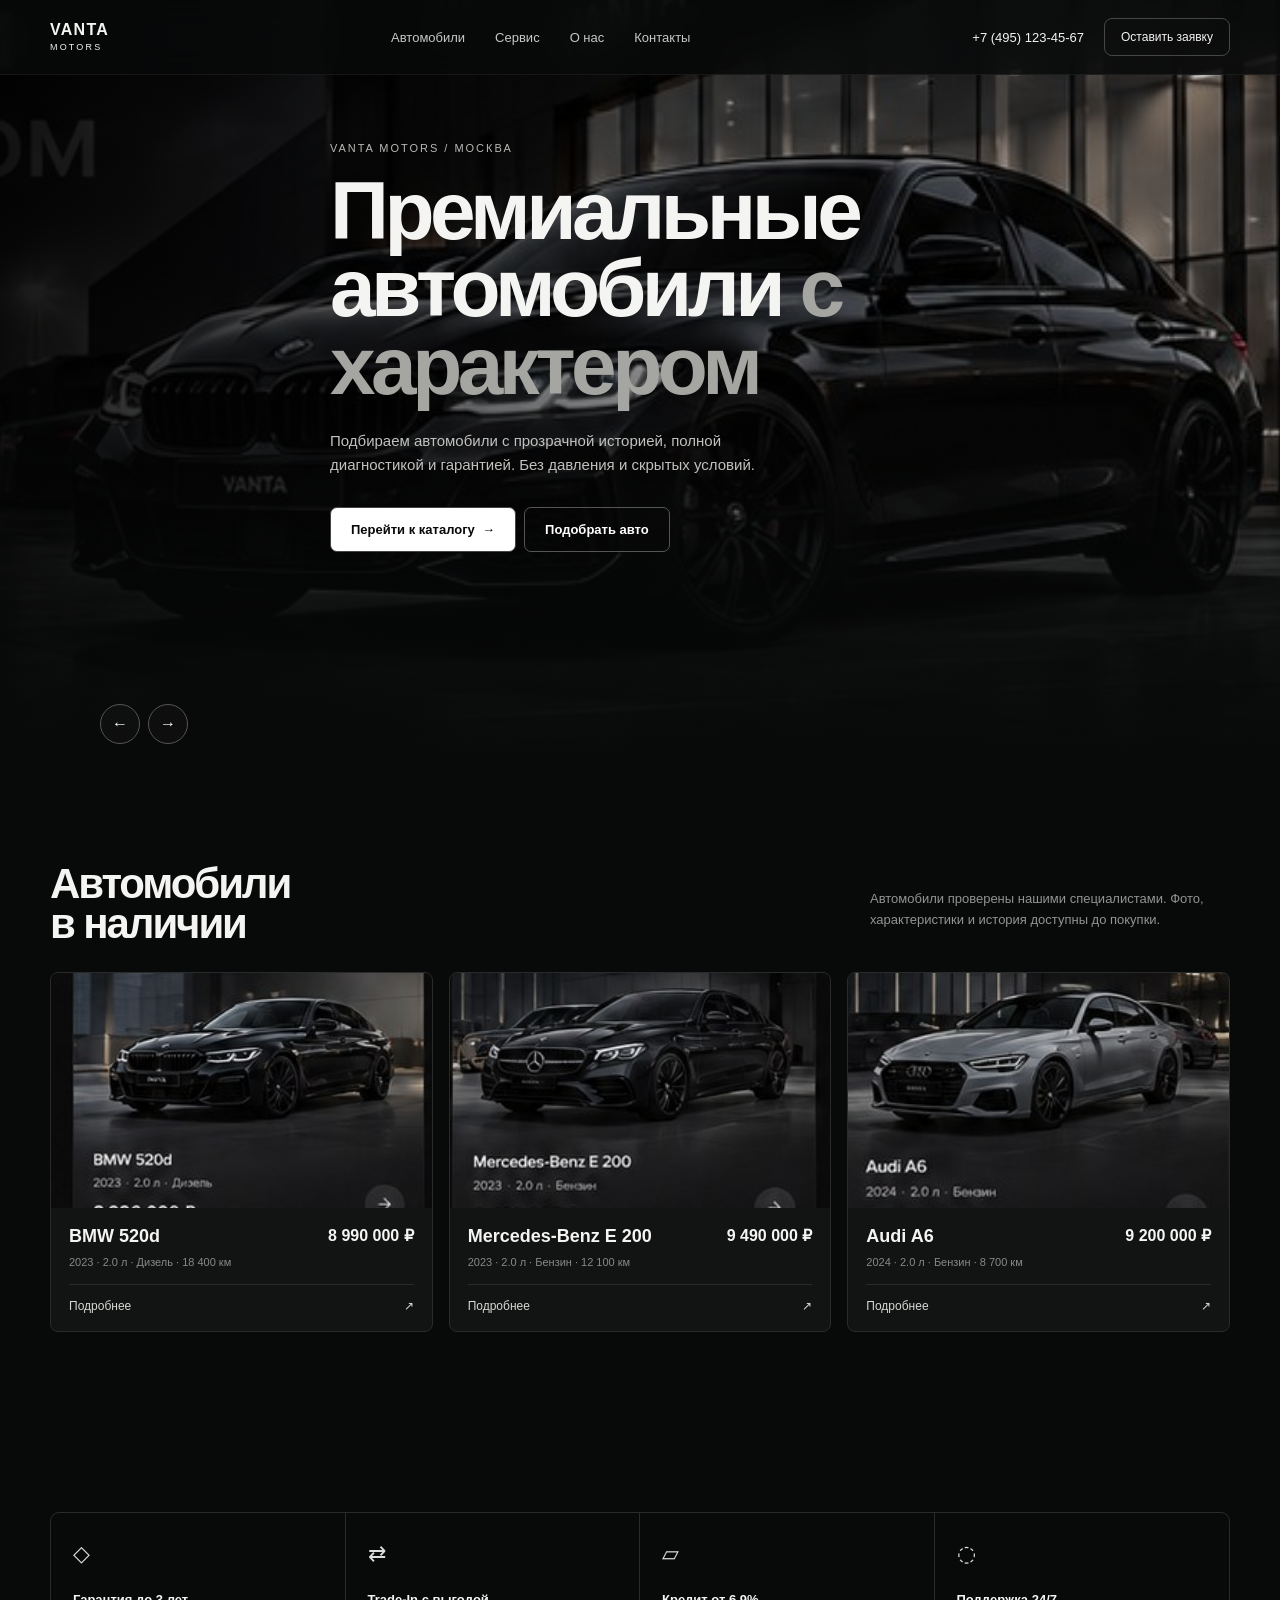
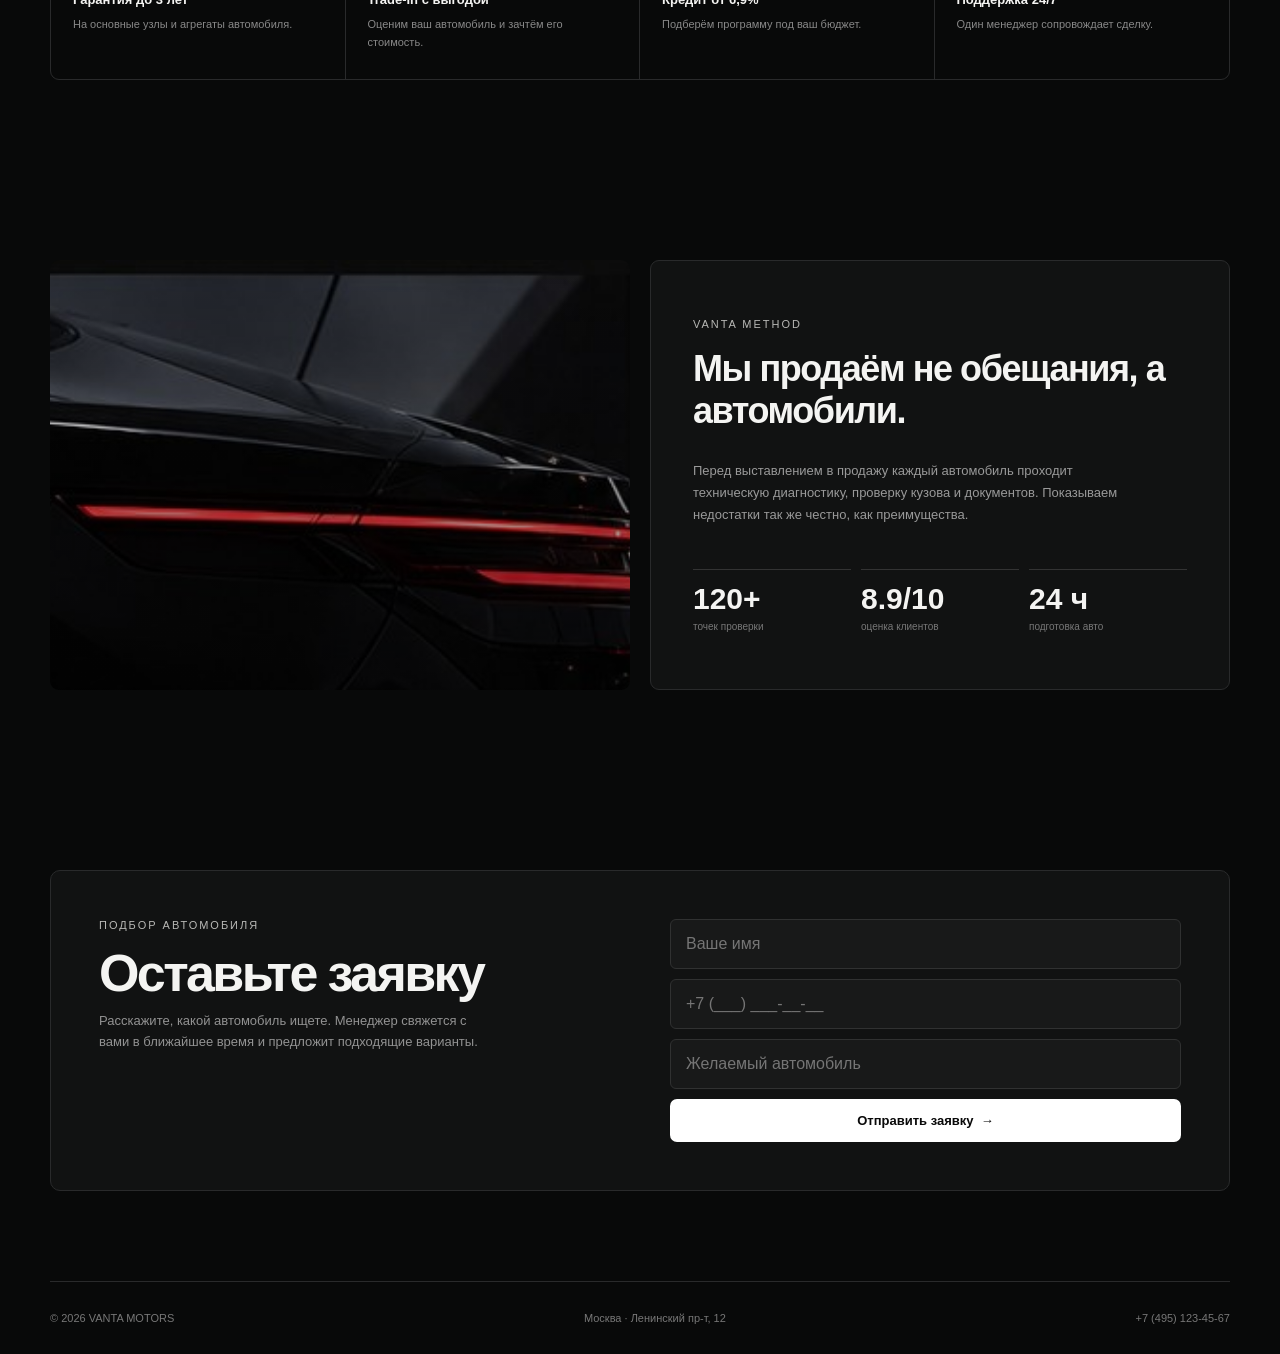
<file: public/sites/vanta-motors/index.html>
<!doctype html>
<html lang="ru">
<head>
<meta charset="utf-8">
<meta name="viewport" content="width=device-width,initial-scale=1">
<title>VANTA MOTORS — Премиальные автомобили</title>
<style>
:root{--bg:#080909;--card:#121313;--line:#292a2b;--text:#f4f4f2;--muted:#929393;--white:#fff}
*{box-sizing:border-box}html{scroll-behavior:smooth}body{margin:0;background:var(--bg);color:var(--text);font-family:Inter,Arial,sans-serif}
a{color:inherit;text-decoration:none}button,input{font:inherit}
.container{width:min(1180px,calc(100% - 40px));margin:auto}
header{position:fixed;top:0;left:0;right:0;z-index:20;background:rgba(8,9,9,.82);backdrop-filter:blur(18px);border-bottom:1px solid rgba(255,255,255,.06)}
.nav{height:74px;display:flex;align-items:center;justify-content:space-between}
.logo{font-weight:800;letter-spacing:.08em;font-size:16px;line-height:1}
.logo small{display:block;font-size:9px;font-weight:500;letter-spacing:.24em;margin-top:5px}
.links{display:flex;gap:30px;font-size:13px;color:#c7c7c5}
.phone{font-size:13px}.outline{border:1px solid #454647;border-radius:8px;padding:11px 16px;font-size:12px}
.hero{min-height:700px;height:86vh;position:relative;display:flex;align-items:end;overflow:hidden;background:#111}
.hero-photo{position:absolute;inset:0;background-image:linear-gradient(90deg,rgba(0,0,0,.86) 0%,rgba(0,0,0,.45) 45%,rgba(0,0,0,.18)),url("[data-uri]");background-size:cover;background-position:center 55%;filter:saturate(.82)}
.hero:after{content:"";position:absolute;inset:0;background:linear-gradient(0deg,#080909 2%,transparent 55%)}
.hero-content{position:relative;z-index:2;padding-bottom:80px;max-width:620px}
.kicker{font-size:11px;letter-spacing:.18em;color:#b8b8b5;text-transform:uppercase;margin-bottom:18px}
h1{font-size:clamp(48px,7vw,82px);line-height:.94;letter-spacing:-.055em;margin:0}
h1 span{color:#a5a5a2}.lead{color:#c1c1be;line-height:1.6;max-width:450px;margin:25px 0 30px;font-size:15px}
.btn{display:inline-flex;align-items:center;justify-content:center;border-radius:7px;padding:14px 20px;border:1px solid #444;background:#fff;color:#090909;font-weight:700;font-size:13px;transition:.25s}
.btn:hover{transform:translateY(-2px);background:#eaeae7}.btn.dark{background:transparent;color:#fff;border-color:#555;margin-left:8px}
.slider{position:absolute;bottom:30px;right:0;z-index:3;display:flex;gap:8px}.slider button{width:40px;height:40px;border-radius:50%;background:#111b;border:1px solid #555;color:#fff}
section{padding:90px 0}.section-top{display:flex;justify-content:space-between;align-items:end;margin-bottom:28px}
h2{font-size:42px;letter-spacing:-.05em;line-height:.95;margin:0}.section-top p{max-width:360px;color:var(--muted);font-size:13px;line-height:1.6}
.cars{display:grid;grid-template-columns:repeat(3,1fr);gap:16px}
.card{background:var(--card);border:1px solid var(--line);border-radius:8px;overflow:hidden;transition:.3s}.card:hover{transform:translateY(-5px);border-color:#4a4b4c}
.photo{height:235px;background:#1b1c1c;overflow:hidden}.photo img{width:100%;height:100%;object-fit:cover;transition:.6s;filter:saturate(.75)}.card:hover img{transform:scale(1.04);filter:saturate(1)}
.body{padding:18px}.row{display:flex;justify-content:space-between;gap:12px}.name{font-size:18px;font-weight:700}.price{font-size:16px;font-weight:700}.meta{color:#888;font-size:11px;margin:9px 0 16px}.card-link{border-top:1px solid #292a2b;padding-top:14px;font-size:12px;display:flex;justify-content:space-between;color:#d8d8d5}
.benefits{display:grid;grid-template-columns:repeat(4,1fr);border:1px solid var(--line);border-radius:9px;overflow:hidden}.benefit{padding:28px 22px;border-right:1px solid var(--line)}.benefit:last-child{border:0}.icon{font-size:22px;margin-bottom:25px;color:#ddd}.benefit b{display:block;font-size:13px;margin-bottom:7px}.benefit span{color:#888;font-size:11px;line-height:1.5}
.about{display:grid;grid-template-columns:1fr 1fr;gap:20px;align-items:stretch}.about-photo{min-height:430px;border-radius:9px;background-image:linear-gradient(0deg,rgba(0,0,0,.5),transparent),url("[data-uri]");background-size:cover;background-position:center}
.about-copy{background:#111212;border:1px solid var(--line);border-radius:9px;padding:42px;display:flex;flex-direction:column;justify-content:center}.about-copy h3{font-size:36px;letter-spacing:-.04em;margin:0 0 15px}.about-copy p{color:#999;line-height:1.7;font-size:13px;max-width:430px}
.numbers{display:grid;grid-template-columns:repeat(3,1fr);gap:10px;margin-top:30px}.num{border-top:1px solid #333;padding-top:12px}.num strong{font-size:30px}.num span{display:block;color:#777;font-size:10px;margin-top:5px}
.contact{display:grid;grid-template-columns:1fr 1fr;gap:60px;background:#111212;border:1px solid var(--line);border-radius:10px;padding:48px}.contact h2{font-size:52px}.contact p{color:#929292;line-height:1.6;font-size:13px;max-width:380px}form{display:grid;gap:10px}input{background:#181919;border:1px solid #303131;color:#fff;padding:15px;border-radius:6px;outline:0}input:focus{border-color:#666}form .btn{border:0;width:100%;cursor:pointer}
footer{border-top:1px solid var(--line);padding:30px 0;color:#777;font-size:11px;display:flex;justify-content:space-between}
.reveal{opacity:0;transform:translateY(18px);transition:.7s}.reveal.on{opacity:1;transform:none}
@media(max-width:850px){.links,.phone{display:none}.hero{height:760px}.hero-content{padding-bottom:60px}.cars{grid-template-columns:1fr 1fr}.benefits{grid-template-columns:1fr 1fr}.benefit:nth-child(2){border-right:0}.benefit:nth-child(-n+2){border-bottom:1px solid var(--line)}.about,.contact{grid-template-columns:1fr}.about-photo{min-height:300px}}
@media(max-width:560px){.container{width:calc(100% - 28px)}.nav{height:64px}.outline{display:none}.hero{height:720px;min-height:0}.hero-photo{background-position:58% center}.hero-content{padding-bottom:55px}h1{font-size:52px}.lead{font-size:13px}.btn.dark{display:none}section{padding:65px 0}.section-top{display:block}.section-top p{margin-top:15px}h2{font-size:38px}.cars{grid-template-columns:1fr}.photo{height:245px}.benefits{grid-template-columns:1fr 1fr}.benefit{padding:20px 15px;min-height:145px}.contact{padding:28px 20px;gap:30px}.contact h2{font-size:42px}footer{display:block}footer span{display:block;margin:7px 0}}
</style>
</head>
<body>
<header><div class="container nav">
<a class="logo" href="#">VANTA<small>MOTORS</small></a>
<nav class="links"><a href="#cars">Автомобили</a><a href="#service">Сервис</a><a href="#about">О нас</a><a href="#contact">Контакты</a></nav>
<div style="display:flex;align-items:center;gap:20px"><span class="phone">+7 (495) 123-45-67</span><a class="outline" href="#contact">Оставить заявку</a></div>
</div></header>

<section class="hero">
<div class="hero-photo"></div>
<div class="container hero-content reveal">
<div class="kicker">Vanta Motors / Москва</div>
<h1>Премиальные<br>автомобили <span>с характером</span></h1>
<p class="lead">Подбираем автомобили с прозрачной историей, полной диагностикой и гарантией. Без давления и скрытых условий.</p>
<a class="btn" href="#cars">Перейти к каталогу&nbsp; →</a><a class="btn dark" href="#contact">Подобрать авто</a>
</div>
<div class="container slider"><button>←</button><button>→</button></div>
</section>

<section id="cars"><div class="container">
<div class="section-top reveal"><h2>Автомобили<br>в наличии</h2><p>Автомобили проверены нашими специалистами. Фото, характеристики и история доступны до покупки.</p></div>
<div class="cars">
<article class="card reveal"><div class="photo"><img src="[data-uri]" alt="BMW 520d"></div><div class="body"><div class="row"><span class="name">BMW 520d</span><span class="price">8 990 000 ₽</span></div><div class="meta">2023 · 2.0 л · Дизель · 18 400 км</div><div class="card-link"><span>Подробнее</span><span>↗</span></div></div></article>
<article class="card reveal"><div class="photo"><img src="[data-uri]" alt="Mercedes-Benz E 200"></div><div class="body"><div class="row"><span class="name">Mercedes-Benz E 200</span><span class="price">9 490 000 ₽</span></div><div class="meta">2023 · 2.0 л · Бензин · 12 100 км</div><div class="card-link"><span>Подробнее</span><span>↗</span></div></div></article>
<article class="card reveal"><div class="photo"><img src="[data-uri]" alt="Audi A6"></div><div class="body"><div class="row"><span class="name">Audi A6</span><span class="price">9 200 000 ₽</span></div><div class="meta">2024 · 2.0 л · Бензин · 8 700 км</div><div class="card-link"><span>Подробнее</span><span>↗</span></div></div></article>
</div>
</div></section>

<section id="service"><div class="container">
<div class="benefits reveal">
<div class="benefit"><div class="icon">◇</div><b>Гарантия до 3 лет</b><span>На основные узлы и агрегаты автомобиля.</span></div>
<div class="benefit"><div class="icon">⇄</div><b>Trade-In с выгодой</b><span>Оценим ваш автомобиль и зачтём его стоимость.</span></div>
<div class="benefit"><div class="icon">▱</div><b>Кредит от 6,9%</b><span>Подберём программу под ваш бюджет.</span></div>
<div class="benefit"><div class="icon">◌</div><b>Поддержка 24/7</b><span>Один менеджер сопровождает сделку.</span></div>
</div>
</div></section>

<section id="about"><div class="container about">
<div class="about-photo reveal"></div>
<div class="about-copy reveal"><div class="kicker">Vanta Method</div><h3>Мы продаём не обещания, а автомобили.</h3><p>Перед выставлением в продажу каждый автомобиль проходит техническую диагностику, проверку кузова и документов. Показываем недостатки так же честно, как преимущества.</p>
<div class="numbers"><div class="num"><strong>120+</strong><span>точек проверки</span></div><div class="num"><strong>8.9/10</strong><span>оценка клиентов</span></div><div class="num"><strong>24 ч</strong><span>подготовка авто</span></div></div></div>
</div></section>

<section id="contact"><div class="container">
<div class="contact reveal"><div><div class="kicker">Подбор автомобиля</div><h2>Оставьте заявку</h2><p>Расскажите, какой автомобиль ищете. Менеджер свяжется с вами в ближайшее время и предложит подходящие варианты.</p></div>
<form onsubmit="send(event)"><input required placeholder="Ваше имя"><input required placeholder="+7 (___) ___-__-__"><input placeholder="Желаемый автомобиль"><button class="btn" type="submit">Отправить заявку&nbsp; →</button></form></div>
</div></section>

<footer class="container"><span>© 2026 VANTA MOTORS</span><span>Москва · Ленинский пр-т, 12</span><span>+7 (495) 123-45-67</span></footer>

<script>
const obs=new IntersectionObserver(es=>es.forEach(e=>{if(e.isIntersecting)e.target.classList.add('on')}),{threshold:.12});
document.querySelectorAll('.reveal').forEach(e=>obs.observe(e));
function send(e){e.preventDefault();const b=e.target.querySelector('button');b.textContent='Заявка отправлена ✓';setTimeout(()=>{b.textContent='Отправить заявку →';e.target.reset()},2200)}
</script>
</body>
</html>
</file>
